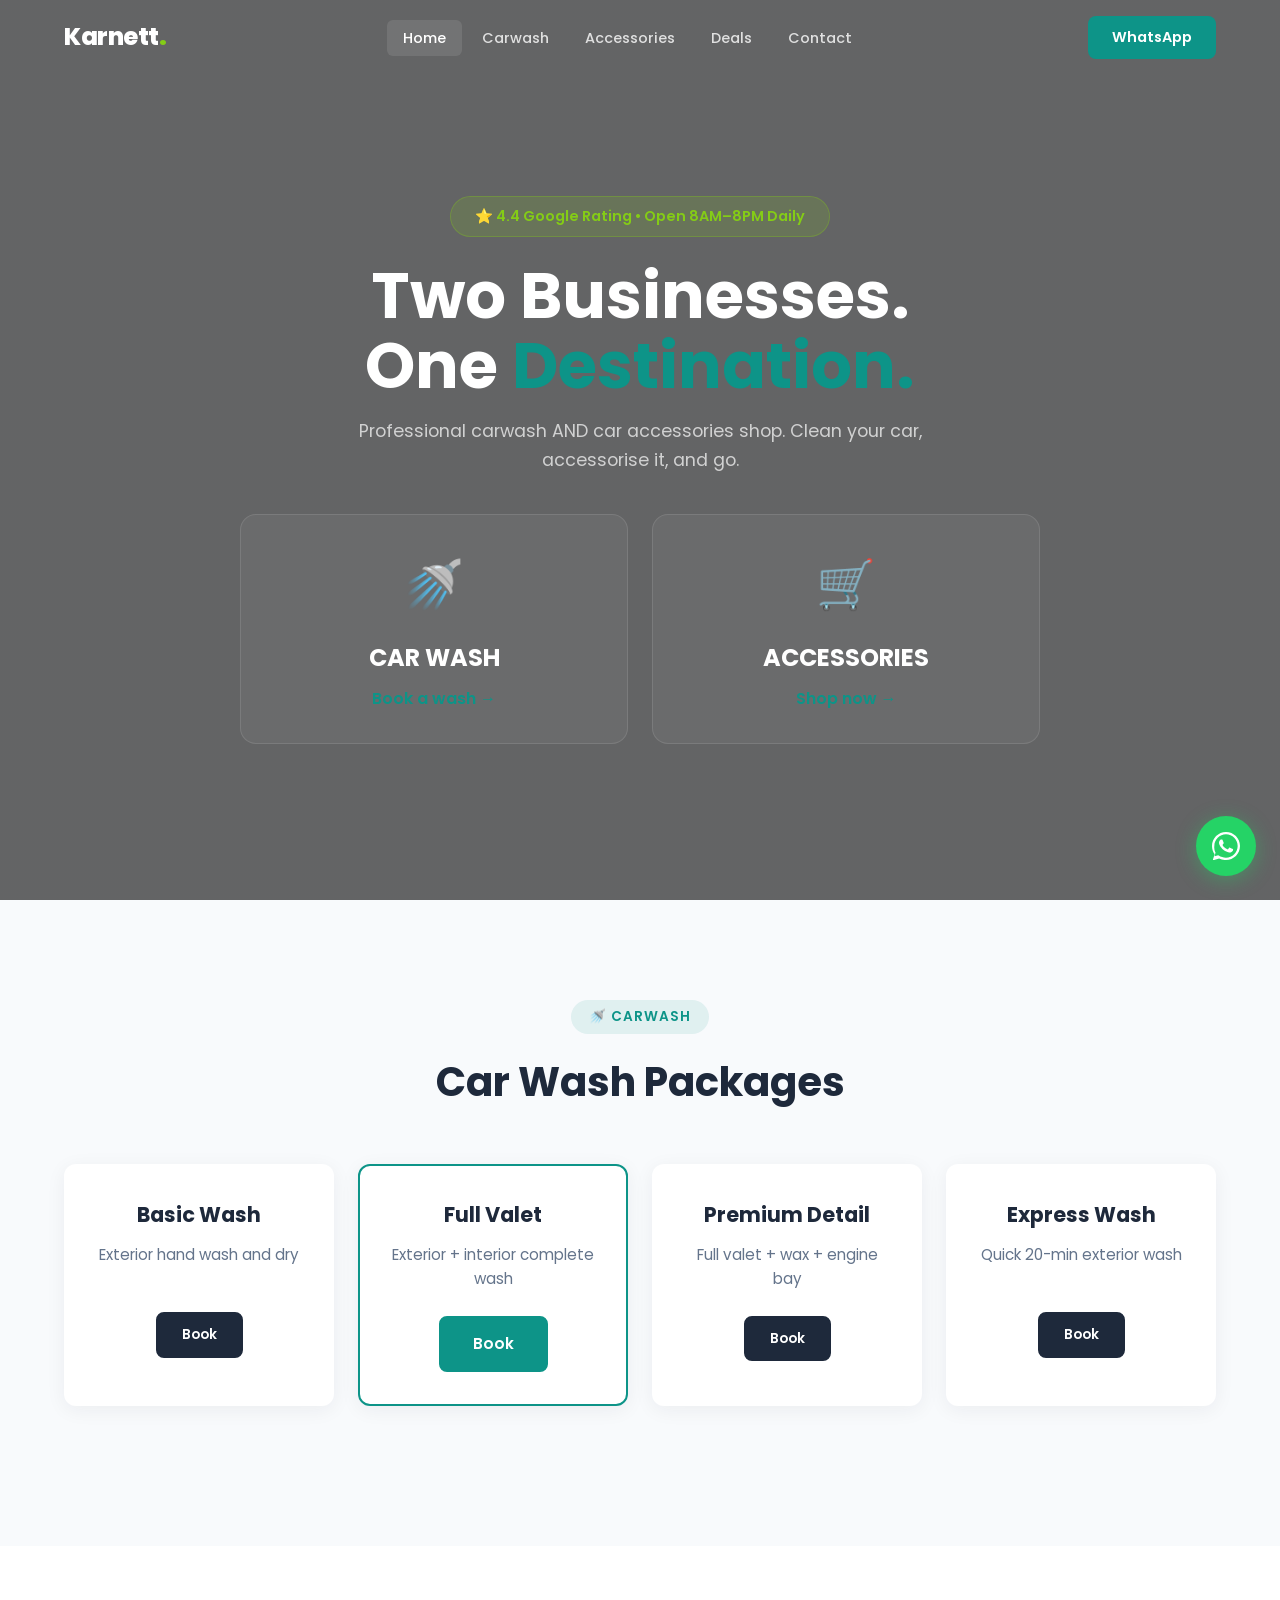
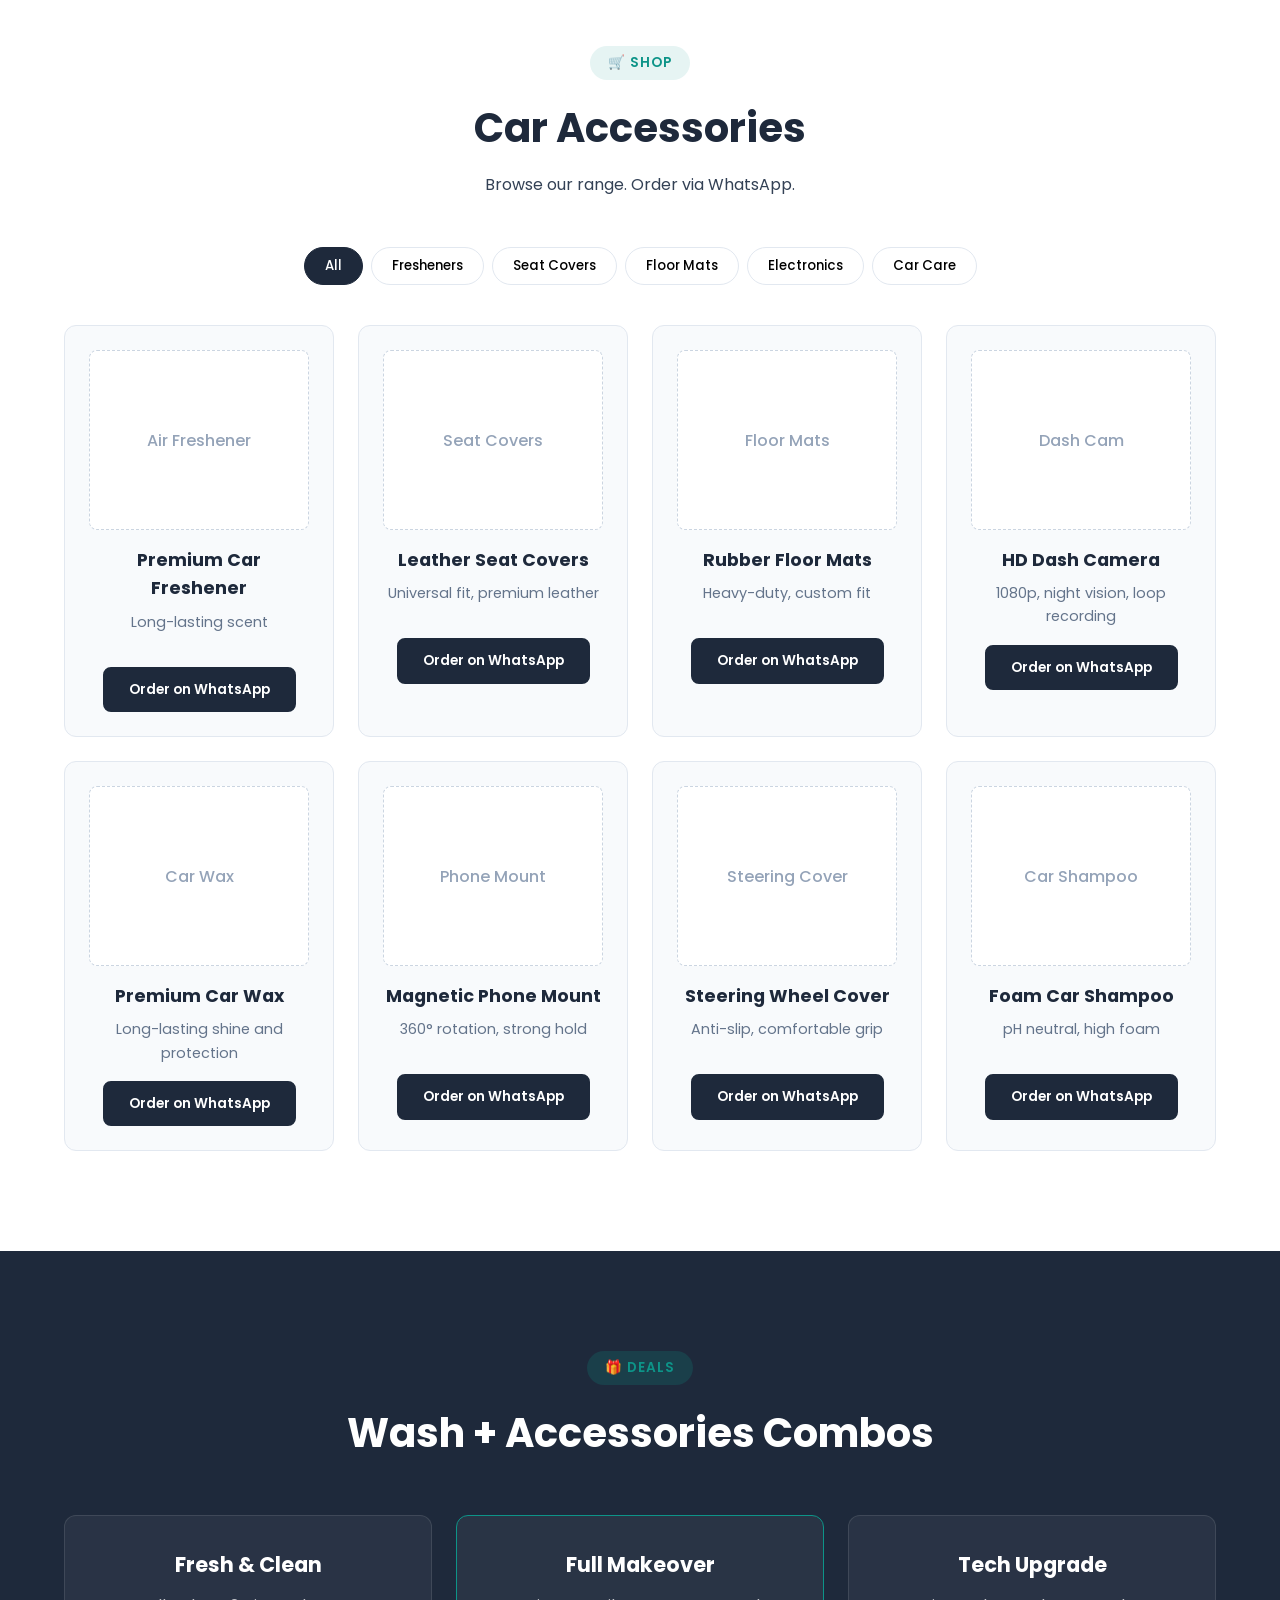
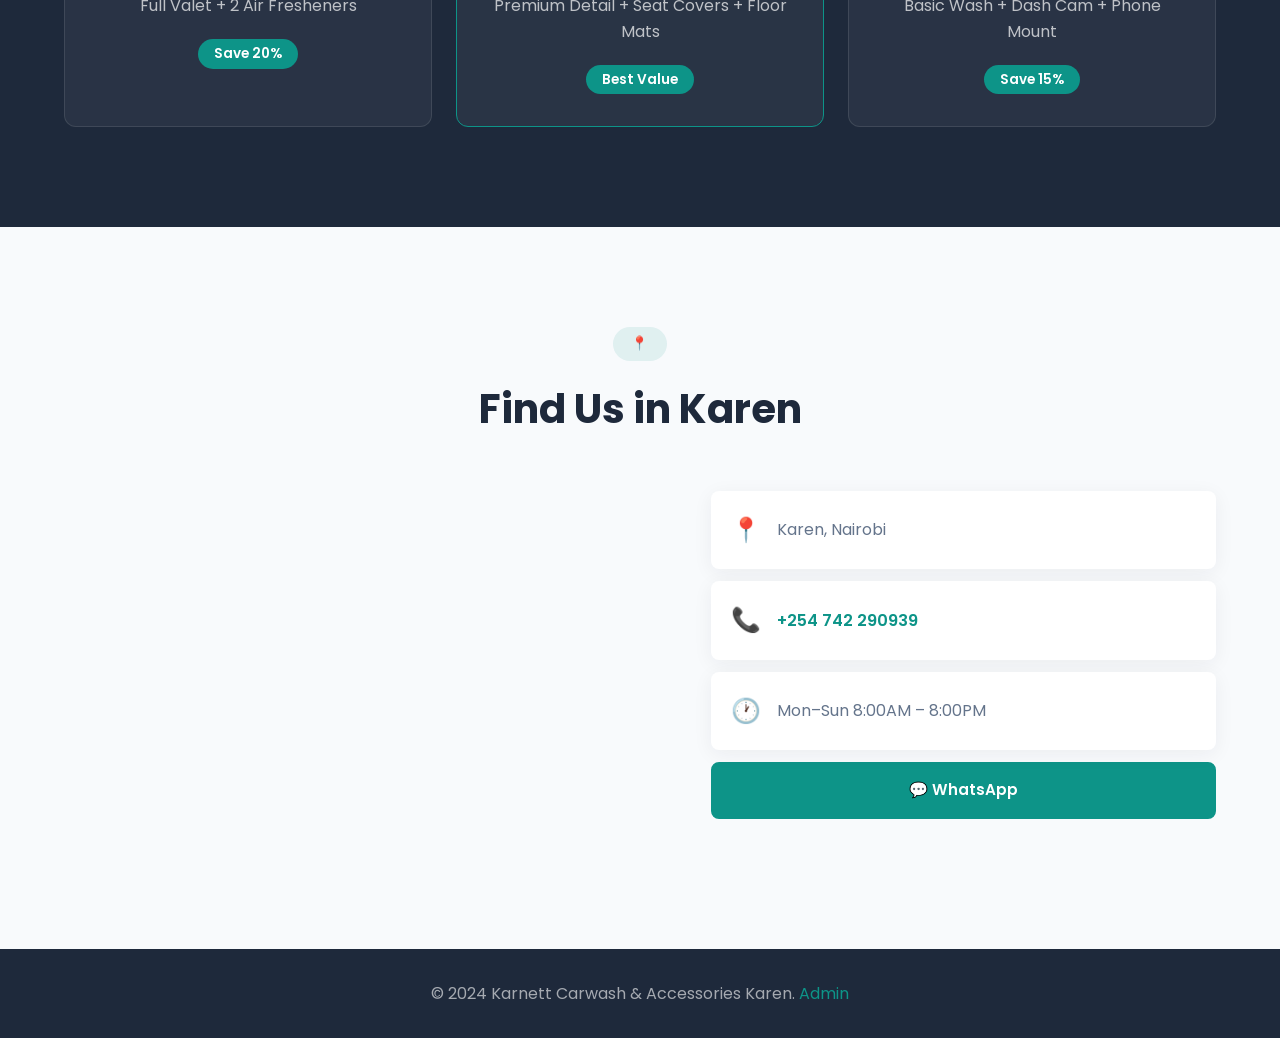
<file: index.html>
<!DOCTYPE html>

<html lang="en">
<head>
<meta charset="utf-8"/><meta content="width=device-width,initial-scale=1.0" name="viewport"/>
<title>Karnett Carwash &amp; Accessories Karen | Car Wash + Car Accessories Nairobi</title>
<meta content="Full-service carwash and car accessories in Karen. Seat covers, mats, dash cams, car care. Open 8AM–8PM daily. Call +254 742 290939." name="description"/>
<link href="https://fonts.googleapis.com/css2?family=Poppins:wght@300;400;500;600;700;800&amp;display=swap" rel="stylesheet"/>
<link href="style.css" rel="stylesheet"/>
</head>
<body>
<nav class="navbar" id="navbar"><div class="nav-container">
<a class="nav-logo" href="#home">Karnett<span class="accent">.</span></a>
<ul class="nav-links" id="navLinks"><li><a class="nav-link active" href="#home">Home</a></li><li><a class="nav-link" href="#carwash">Carwash</a></li><li><a class="nav-link" href="#shop">Accessories</a></li><li><a class="nav-link" href="#deals">Deals</a></li><li><a class="nav-link" href="#contact">Contact</a></li></ul>
<a class="nav-cta" href="https://wa.me/254742290939" target="_blank">WhatsApp</a>
<button class="hamburger" id="hamburger"><span></span><span></span><span></span></button>
</div></nav>
<section class="hero" id="home" style=" background-image: linear-gradient(rgba(0,0,0,0.6), rgba(0,0,0,0.6)), url('https://loremflickr.com/1200/800/premium,car,interior?lock=100') !important; background-size: cover !important; background-position: center !important;">
<div class="hero-content">
<div class="hero-badge">⭐ 4.4 Google Rating • Open 8AM–8PM Daily</div>
<h1>Two Businesses.<br/>One <span class="accent">Destination.</span></h1>
<p class="hero-sub">Professional carwash AND car accessories shop. Clean your car, accessorise it, and go.</p>
<div class="hero-split">
<a class="split-card wash" href="#carwash"><span class="split-icon">🚿</span><h3>CAR WASH</h3><p>Book a wash →</p></a>
<a class="split-card shop" href="#shop"><span class="split-icon">🛒</span><h3>ACCESSORIES</h3><p>Shop now →</p></a>
</div>
</div>
</section>
<section class="section" id="carwash">
<div class="container"><div class="section-header"><span class="tag">🚿 Carwash</span><h2>Car Wash Packages</h2></div>
<div class="pkg-grid">
<div class="pkg"><h3>Basic Wash</h3><p>Exterior hand wash and dry</p><a class="btn btn-small" href="#" onclick="bookWash('Basic Wash');return false">Book</a></div>
<div class="pkg featured"><h3>Full Valet</h3><p>Exterior + interior complete wash</p><a class="btn btn-primary" href="#" onclick="bookWash('Full Valet');return false">Book</a></div>
<div class="pkg"><h3>Premium Detail</h3><p>Full valet + wax + engine bay</p><a class="btn btn-small" href="#" onclick="bookWash('Premium Detailing');return false">Book</a></div>
<div class="pkg"><h3>Express Wash</h3><p>Quick 20-min exterior wash</p><a class="btn btn-small" href="#" onclick="bookWash('Express Wash');return false">Book</a></div>
</div>
<div class="book-form-wrap" id="washBooking" style="display:none">
<h3>Book Carwash</h3>
<form id="washForm">
<div class="form-row"><div class="form-group"><label>Name *</label><input name="name" required="" type="text"/></div><div class="form-group"><label>Phone *</label><input name="phone" required="" type="tel"/></div></div>
<div class="form-row"><div class="form-group"><label>Car</label><input name="car" type="text"/></div><div class="form-group"><label>Package</label><input id="washSvc" name="service" readonly="" type="text"/></div></div>
<div class="form-row"><div class="form-group"><label>Date</label><input name="date" type="date"/></div><div class="form-group"><label>Time</label><input name="time" type="time"/></div></div>
<button class="btn btn-primary btn-full" type="submit">Book Now</button>
</form>
</div></div>
</section>
<section class="section shop-section" id="shop">
<div class="container"><div class="section-header"><span class="tag">🛒 Shop</span><h2>Car Accessories</h2><p>Browse our range. Order via WhatsApp.</p></div>
<div class="cat-filter" id="catFilter">
<button class="cat-btn active" data-cat="all">All</button>
<button class="cat-btn" data-cat="fresheners">Fresheners</button>
<button class="cat-btn" data-cat="covers">Seat Covers</button>
<button class="cat-btn" data-cat="mats">Floor Mats</button>
<button class="cat-btn" data-cat="electronics">Electronics</button>
<button class="cat-btn" data-cat="care">Car Care</button>
</div>
<div class="products-grid" id="productsGrid">
<div class="product" data-cat="fresheners"><div class="product-img">Air Freshener</div><h4>Premium Car Freshener</h4><p>Long-lasting scent</p><a class="btn btn-small" href="https://wa.me/254742290939?text=Hi%2C%20I'm%20interested%20in%20Premium%20Car%20Freshener" target="_blank">Order on WhatsApp</a></div>
<div class="product" data-cat="covers"><div class="product-img">Seat Covers</div><h4>Leather Seat Covers</h4><p>Universal fit, premium leather</p><a class="btn btn-small" href="https://wa.me/254742290939?text=Hi%2C%20I'm%20interested%20in%20Leather%20Seat%20Covers" target="_blank">Order on WhatsApp</a></div>
<div class="product" data-cat="mats"><div class="product-img">Floor Mats</div><h4>Rubber Floor Mats</h4><p>Heavy-duty, custom fit</p><a class="btn btn-small" href="https://wa.me/254742290939?text=Hi%2C%20I'm%20interested%20in%20Rubber%20Floor%20Mats" target="_blank">Order on WhatsApp</a></div>
<div class="product" data-cat="electronics"><div class="product-img">Dash Cam</div><h4>HD Dash Camera</h4><p>1080p, night vision, loop recording</p><a class="btn btn-small" href="https://wa.me/254742290939?text=Hi%2C%20I'm%20interested%20in%20HD%20Dash%20Camera" target="_blank">Order on WhatsApp</a></div>
<div class="product" data-cat="care"><div class="product-img">Car Wax</div><h4>Premium Car Wax</h4><p>Long-lasting shine and protection</p><a class="btn btn-small" href="https://wa.me/254742290939?text=Hi%2C%20I'm%20interested%20in%20Premium%20Car%20Wax" target="_blank">Order on WhatsApp</a></div>
<div class="product" data-cat="electronics"><div class="product-img">Phone Mount</div><h4>Magnetic Phone Mount</h4><p>360° rotation, strong hold</p><a class="btn btn-small" href="https://wa.me/254742290939?text=Hi%2C%20I'm%20interested%20in%20Phone%20Mount" target="_blank">Order on WhatsApp</a></div>
<div class="product" data-cat="covers"><div class="product-img">Steering Cover</div><h4>Steering Wheel Cover</h4><p>Anti-slip, comfortable grip</p><a class="btn btn-small" href="https://wa.me/254742290939?text=Hi%2C%20I'm%20interested%20in%20Steering%20Cover" target="_blank">Order on WhatsApp</a></div>
<div class="product" data-cat="care"><div class="product-img">Car Shampoo</div><h4>Foam Car Shampoo</h4><p>pH neutral, high foam</p><a class="btn btn-small" href="https://wa.me/254742290939?text=Hi%2C%20I'm%20interested%20in%20Car%20Shampoo" target="_blank">Order on WhatsApp</a></div>
</div></div>
</section>
<section class="section deals-section" id="deals">
<div class="container"><div class="section-header light"><span class="tag">🎁 Deals</span><h2>Wash + Accessories Combos</h2></div>
<div class="deals-grid">
<div class="deal"><h3>Fresh &amp; Clean</h3><p>Full Valet + 2 Air Fresheners</p><span class="deal-save">Save 20%</span></div>
<div class="deal featured"><h3>Full Makeover</h3><p>Premium Detail + Seat Covers + Floor Mats</p><span class="deal-save">Best Value</span></div>
<div class="deal"><h3>Tech Upgrade</h3><p>Basic Wash + Dash Cam + Phone Mount</p><span class="deal-save">Save 15%</span></div>
</div></div>
</section>
<section class="section" id="contact">
<div class="container"><div class="section-header"><span class="tag">📍</span><h2>Find Us in Karen</h2></div>
<div class="contact-grid">
<div class="map"><iframe height="350" loading="lazy" src="https://www.google.com/maps/embed?pb=!1m18!1m12!1m3!1d15955!2d36.7!3d-1.32" style="border:0;border-radius:12px" width="100%"></iframe></div>
<div class="contact-info">
<div class="ci"><h4>📍</h4><p>Karen, Nairobi</p></div>
<div class="ci"><h4>📞</h4><p><a href="tel:+254742290939">+254 742 290939</a></p></div>
<div class="ci"><h4>🕐</h4><p>Mon–Sun 8:00AM – 8:00PM</p></div>
<a class="btn btn-primary btn-full" href="https://wa.me/254742290939" target="_blank">💬 WhatsApp</a>
</div>
</div></div>
</section>
<footer class="footer"><div class="container"><p>© 2024 Karnett Carwash &amp; Accessories Karen. <a href="admin.html">Admin</a></p></div></footer>
<a class="whatsapp-float" href="https://wa.me/254742290939" target="_blank"><svg fill="white" height="28" viewbox="0 0 24 24" width="28"><path d="M17.472 14.382c-.297-.149-1.758-.867-2.03-.967-.273-.099-.471-.148-.67.15-.197.297-.767.966-.94 1.164-.173.199-.347.223-.644.075-.297-.15-1.255-.463-2.39-1.475-.883-.788-1.48-1.761-1.653-2.059-.173-.297-.018-.458.13-.606.134-.133.298-.347.446-.52.149-.174.198-.298.298-.497.099-.198.05-.371-.025-.52-.075-.149-.669-1.612-.916-2.207-.242-.579-.487-.5-.669-.51-.173-.008-.371-.01-.57-.01-.198 0-.52.074-.792.372-.272.297-1.04 1.016-1.04 2.479 0 1.462 1.065 2.875 1.213 3.074.149.198 2.096 3.2 5.077 4.487.709.306 1.262.489 1.694.625.712.227 1.36.195 1.871.118.571-.085 1.758-.719 2.006-1.413.248-.694.248-1.289.173-1.413-.074-.124-.272-.198-.57-.347z"></path><path d="M12 0C5.373 0 0 5.373 0 12c0 2.625.846 5.059 2.284 7.034L.789 23.492a.5.5 0 00.612.638l4.685-1.367A11.934 11.934 0 0012 24c6.627 0 12-5.373 12-12S18.627 0 12 0zm0 22c-2.319 0-4.476-.678-6.293-1.843l-.44-.282-3.065.894.826-3.14-.293-.454A9.958 9.958 0 012 12C2 6.486 6.486 2 12 2s10 4.486 10 10-4.486 10-10 10z"></path></svg></a>
<div class="toast" id="toast"></div>
<script src="script.js"></script>
</body></html>
</file>
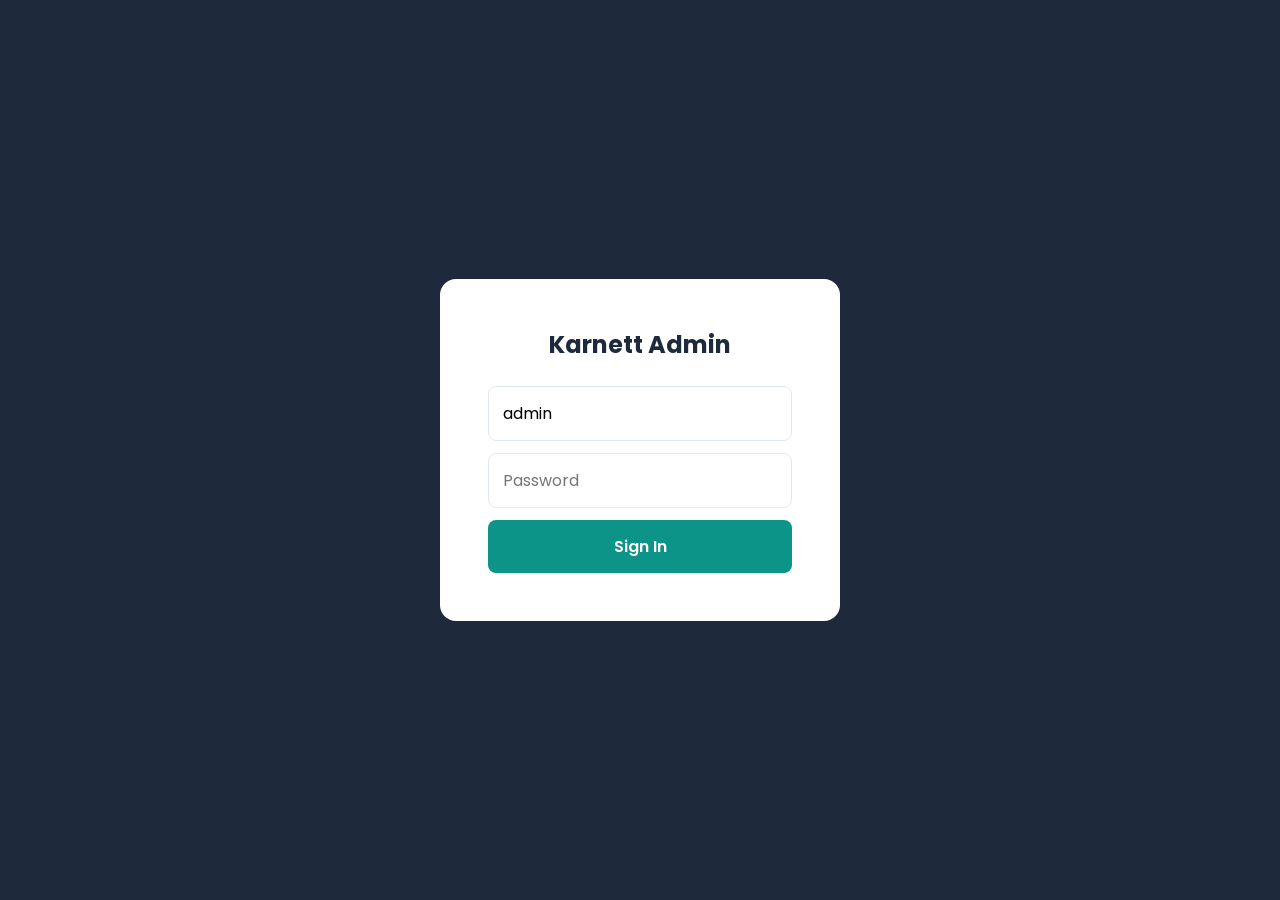
<file: admin.html>
<!DOCTYPE html><html lang="en"><head><meta charset="UTF-8"><meta name="viewport" content="width=device-width,initial-scale=1.0"><title>Karnett Admin</title>
<link href="https://fonts.googleapis.com/css2?family=Poppins:wght@400;600;700&display=swap" rel="stylesheet">
<style>*{margin:0;padding:0;box-sizing:border-box}body{font-family:'Poppins',sans-serif;background:#F8FAFC}h1,h2{font-weight:700}
.login{min-height:100vh;display:flex;align-items:center;justify-content:center;background:#1E293B}.lb{background:white;padding:48px;border-radius:16px;max-width:400px;width:100%;text-align:center}.lb h2{color:#1E293B;margin-bottom:24px}.lb input{width:100%;padding:14px;border:1px solid #e2e8f0;border-radius:8px;margin-bottom:12px;font-size:1rem;font-family:'Poppins',sans-serif}.lb button{width:100%;padding:14px;background:#0D9488;color:white;border:none;border-radius:8px;font-weight:600;cursor:pointer;font-size:1rem;font-family:'Poppins',sans-serif}
.dash{display:none}.dh{background:#1E293B;color:white;padding:20px 32px;display:flex;justify-content:space-between;align-items:center;flex-wrap:wrap;gap:12px}.dh h1{font-size:1.4rem}.dh button,.dh a{padding:8px 20px;border-radius:8px;border:none;cursor:pointer;font-weight:600;font-size:0.9rem;color:white;background:rgba(255,255,255,0.1);text-decoration:none}.be{background:#0D9488!important}
.stats{display:grid;grid-template-columns:repeat(3,1fr);gap:20px;padding:24px 32px}.sc{background:white;padding:24px;border-radius:12px;box-shadow:0 2px 8px rgba(0,0,0,0.06)}.sl{font-size:0.85rem;color:#64748b;text-transform:uppercase;font-weight:600}.sv{font-size:2.5rem;font-weight:700;margin-top:4px}
.tw{padding:0 32px 32px;overflow-x:auto}table{width:100%;border-collapse:collapse;background:white;border-radius:12px;overflow:hidden}th{background:#1E293B;color:white;padding:14px 16px;text-align:left;font-size:0.85rem}td{padding:12px 16px;border-bottom:1px solid #f1f5f9;font-size:0.9rem}
select.st{padding:6px 10px;border:1px solid #e2e8f0;border-radius:6px;font-family:'Poppins',sans-serif}.del{background:none;border:none;color:#ef4444;cursor:pointer;font-size:1.1rem}
@media(max-width:768px){.stats{grid-template-columns:1fr}}</style></head>
<body>
<div class="login" id="ls"><div class="lb"><h2>Karnett Admin</h2><input type="text" id="u" value="admin"><input type="password" id="p" placeholder="Password"><button onclick="login()">Sign In</button></div></div>
<div class="dash" id="dash">
<div class="dh"><h1>🛒 Karnett Dashboard</h1><div><button class="be" onclick="exp()">📥 CSV</button> <a href="index.html">← Site</a> <button onclick="logout()">Logout</button></div></div>
<div class="stats"><div class="sc"><div class="sl">Total</div><div class="sv" id="st" style="color:#0D9488">0</div></div><div class="sc"><div class="sl">New</div><div class="sv" id="sn" style="color:#84CC16">0</div></div><div class="sc"><div class="sl">Done</div><div class="sv" id="sd" style="color:#64748b">0</div></div></div>
<div class="tw"><table><thead><tr><th>Date</th><th>Name</th><th>Phone</th><th>Car</th><th>Service</th><th>Pref Date</th><th>Status</th><th></th></tr></thead><tbody id="tb"></tbody></table></div></div>
<script>
const K='karnett_bookings';if(sessionStorage.getItem('karn_admin')==='true')showD();
function login(){if(document.getElementById('u').value==='admin'&&document.getElementById('p').value==='admin123'){sessionStorage.setItem('karn_admin','true');showD()}else alert('Invalid')}
function logout(){sessionStorage.removeItem('karn_admin');location.reload()}
function showD(){document.getElementById('ls').style.display='none';document.getElementById('dash').style.display='block';render()}
function gd(){return JSON.parse(localStorage.getItem(K)||'[]').sort((a,b)=>new Date(b.submittedAt)-new Date(a.submittedAt))}
function sv(d){localStorage.setItem(K,JSON.stringify(d))}
function render(){const d=gd();document.getElementById('st').textContent=d.length;document.getElementById('sn').textContent=d.filter(x=>x.status==='New').length;document.getElementById('sd').textContent=d.filter(x=>x.status==='Completed').length;
document.getElementById('tb').innerHTML=d.map(i=>`<tr><td>${new Date(i.submittedAt).toLocaleDateString('en-GB')}</td><td><b>${i.name||'—'}</b></td><td>${i.phone||'—'}</td><td>${i.car||'—'}</td><td>${i.service||'—'}</td><td>${i.date||'—'}</td><td><select class="st" onchange="upd(${i.id},this.value)">${['New','Contacted','Completed'].map(s=>`<option ${i.status===s?'selected':''}>${s}</option>`).join('')}</select></td><td><button class="del" onclick="del(${i.id})">🗑</button></td></tr>`).join('')}
function upd(id,s){const d=gd();const i=d.find(x=>x.id===id);if(i){i.status=s;sv(d);render()}}
function del(id){if(!confirm('Delete?'))return;sv(gd().filter(x=>x.id!==id));render()}
function exp(){const d=gd();if(!d.length)return alert('No data');const h=['Date','Name','Phone','Car','Service','Pref Date','Status'];const r=d.map(i=>[new Date(i.submittedAt).toLocaleDateString(),i.name,i.phone,i.car,i.service,i.date,i.status]);const c=[h,...r].map(r=>r.map(c=>`"${(c||'').replace(/"/g,'""')}"`).join(',')).join('\n');const b=new Blob([c],{type:'text/csv'});const a=document.createElement('a');a.href=URL.createObjectURL(b);a.download='karnett_bookings.csv';a.click()}
document.getElementById('p').addEventListener('keydown',e=>{if(e.key==='Enter')login()});
</script></body></html>
</file>
<file: style.css>
/* Karnett Carwash & Accessories — Slate #1E293B | Teal #0D9488 | Lime #84CC16 */
*,*::before,*::after{margin:0;padding:0;box-sizing:border-box}
:root{--primary:#1E293B;--primary-light:#334155;--accent:#0D9488;--accent-hover:#0f766e;--lime:#84CC16;--bg:#F8FAFC;--white:#fff;--text:#334155;--text-light:#64748b;--shadow:0 4px 20px rgba(30,41,59,0.06);--shadow-lg:0 12px 40px rgba(30,41,59,0.1);--radius:12px;--transition:0.3s ease}
html{scroll-behavior:smooth}body{font-family:'Poppins',sans-serif;background:var(--bg);color:var(--text);line-height:1.6;overflow-x:hidden}
h1,h2,h3,h4{font-weight:700;color:var(--primary)}
.container{max-width:1200px;margin:0 auto;padding:0 24px}a{text-decoration:none;color:inherit;transition:var(--transition)}

.btn{display:inline-flex;align-items:center;gap:8px;padding:14px 32px;border-radius:8px;font-weight:600;font-size:0.95rem;border:2px solid transparent;cursor:pointer;transition:var(--transition)}
.btn-primary{background:var(--accent);color:var(--white);border-color:var(--accent)}.btn-primary:hover{background:var(--accent-hover);transform:translateY(-2px);box-shadow:0 8px 24px rgba(13,148,136,0.3)}
.btn-outline{background:transparent;color:var(--white);border-color:rgba(255,255,255,0.4)}.btn-outline:hover{border-color:var(--white);background:rgba(255,255,255,0.1)}
.btn-small{padding:10px 24px;font-size:0.85rem;background:var(--primary);color:var(--white);border-color:var(--primary)}.btn-small:hover{background:var(--primary-light)}
.btn-full{width:100%;justify-content:center}

.navbar{position:fixed;top:0;left:0;right:0;z-index:1000;padding:16px 0;transition:var(--transition)}.navbar.scrolled{background:rgba(30,41,59,0.98);backdrop-filter:blur(10px);padding:10px 0}
.nav-container{max-width:1200px;margin:0 auto;padding:0 24px;display:flex;align-items:center;justify-content:space-between}
.nav-logo{font-size:1.5rem;font-weight:800;color:var(--white);letter-spacing:-0.5px}.nav-logo .accent{color:var(--lime)}
.nav-links{display:flex;list-style:none;gap:4px}.nav-link{padding:8px 16px;color:rgba(255,255,255,0.8);font-size:0.9rem;font-weight:500;border-radius:6px}.nav-link:hover,.nav-link.active{color:var(--white);background:rgba(255,255,255,0.1)}
.nav-cta{padding:10px 24px;background:var(--accent);color:var(--white);border-radius:8px;font-weight:600;font-size:0.9rem}
.hamburger{display:none;background:none;border:none;cursor:pointer;padding:8px}.hamburger span{display:block;width:24px;height:2px;background:white;margin:5px 0;transition:var(--transition)}

.hero{min-height:100vh;display:flex;align-items:center;justify-content:center;text-align:center;background:linear-gradient(135deg,#1E293B,#0f172a);padding:120px 24px 80px;position:relative}
.hero-content{position:relative;z-index:2;max-width:800px;width:100%}
.hero-badge{display:inline-block;padding:8px 24px;border-radius:50px;background:rgba(132,204,22,0.15);border:1px solid rgba(132,204,22,0.3);color:var(--lime);font-size:0.9rem;font-weight:600;margin-bottom:24px}
.hero h1{font-size:clamp(2.5rem,5vw,4.5rem);color:var(--white);margin-bottom:16px;line-height:1.1}.accent{color:var(--accent)}
.hero-sub{font-size:1.1rem;color:rgba(255,255,255,0.7);margin-bottom:40px;max-width:600px;margin-left:auto;margin-right:auto}
.hero-split{display:grid;grid-template-columns:1fr 1fr;gap:24px}
.split-card{background:rgba(255,255,255,0.05);border:1px solid rgba(255,255,255,0.1);padding:32px;border-radius:16px;color:var(--white);transition:var(--transition);text-align:center}
.split-card:hover{transform:translateY(-8px);background:rgba(255,255,255,0.1);border-color:var(--accent)}.split-icon{font-size:3rem;display:block;margin-bottom:16px}
.split-card h3{color:var(--white);font-size:1.5rem;margin-bottom:8px}.split-card p{color:var(--accent);font-weight:600}

.section{padding:100px 0}.section-header{text-align:center;margin-bottom:50px}
.tag{display:inline-block;padding:6px 18px;border-radius:50px;background:rgba(13,148,136,0.1);color:var(--accent);font-size:0.85rem;font-weight:600;text-transform:uppercase;letter-spacing:1px;margin-bottom:16px}
.section-header h2{font-size:clamp(1.8rem,4vw,2.5rem);margin-bottom:12px}.section-header.light h2{color:var(--white)}.section-header.light .tag{background:rgba(13,148,136,0.2)}

.pkg-grid{display:grid;grid-template-columns:repeat(4,1fr);gap:24px;margin-bottom:40px}
.pkg{background:var(--white);padding:32px;border-radius:var(--radius);box-shadow:var(--shadow);text-align:center;border:2px solid transparent;transition:var(--transition)}
.pkg:hover{transform:translateY(-6px);box-shadow:var(--shadow-lg)}.pkg.featured{border-color:var(--accent);transform:scale(1.05)}.pkg.featured:hover{transform:scale(1.05) translateY(-6px)}
.pkg h3{font-size:1.3rem;margin-bottom:12px}.pkg p{color:var(--text-light);margin-bottom:24px;font-size:0.95rem;min-height:45px}

.book-form-wrap{max-width:700px;margin:0 auto;background:var(--white);padding:40px;border-radius:var(--radius);box-shadow:var(--shadow-lg)}
.book-form-wrap h3{text-align:center;font-size:1.8rem;margin-bottom:24px}
.form-row{display:grid;grid-template-columns:1fr 1fr;gap:16px}.form-group{margin-bottom:16px}
.form-group label{display:block;margin-bottom:6px;font-size:0.9rem;font-weight:600;color:var(--primary)}
.form-group input,.form-group select{width:100%;padding:12px 16px;border:1px solid #e2e8f0;border-radius:8px;font-family:'Poppins',sans-serif;font-size:0.95rem;background:var(--bg)}
.form-group input:focus{outline:none;border-color:var(--accent);box-shadow:0 0 0 3px rgba(13,148,136,0.1)}

.shop-section{background:var(--white)}
.cat-filter{display:flex;gap:8px;justify-content:center;margin-bottom:40px;flex-wrap:wrap}
.cat-btn{padding:8px 20px;border-radius:50px;border:1px solid #e2e8f0;background:transparent;cursor:pointer;font-family:'Poppins',sans-serif;font-weight:500;transition:var(--transition)}
.cat-btn.active,.cat-btn:hover{background:var(--primary);color:var(--white);border-color:var(--primary)}
.products-grid{display:grid;grid-template-columns:repeat(auto-fill,minmax(250px,1fr));gap:24px}
.product{background:var(--bg);border-radius:var(--radius);padding:24px;text-align:center;transition:var(--transition);border:1px solid #e2e8f0}
.product:hover{transform:translateY(-4px);box-shadow:var(--shadow-lg);border-color:var(--accent)}
.product-img{height:180px;background:var(--white);border-radius:8px;margin-bottom:16px;display:flex;align-items:center;justify-content:center;color:#94a3b8;font-weight:500;border:1px dashed #cbd5e1}
.product h4{font-size:1.1rem;margin-bottom:8px}.product p{color:var(--text-light);font-size:0.9rem;margin-bottom:16px;min-height:40px}

.deals-section{background:var(--primary);color:var(--white)}.deals-section h2{color:var(--white)}
.deals-grid{display:grid;grid-template-columns:repeat(3,1fr);gap:24px}
.deal{background:rgba(255,255,255,0.05);border:1px solid rgba(255,255,255,0.1);padding:32px;border-radius:var(--radius);text-align:center;transition:var(--transition)}
.deal:hover{background:rgba(255,255,255,0.1);transform:translateY(-4px)}.deal.featured{border-color:var(--accent)}
.deal h3{color:var(--white);margin-bottom:12px;font-size:1.3rem}.deal p{color:rgba(255,255,255,0.7);margin-bottom:20px}
.deal-save{display:inline-block;padding:4px 16px;background:var(--accent);color:var(--white);border-radius:50px;font-size:0.85rem;font-weight:600}

.contact-grid{display:grid;grid-template-columns:1.2fr 1fr;gap:40px}
.ci{padding:20px;background:var(--white);border-radius:8px;margin-bottom:12px;display:flex;align-items:center;gap:16px;box-shadow:var(--shadow)}
.ci h4{font-size:1.5rem}.ci p{color:var(--text-light)}.ci a{color:var(--accent);font-weight:600}

.footer{background:var(--primary);color:rgba(255,255,255,0.6);padding:32px 0;text-align:center}.footer a{color:var(--accent)}
.whatsapp-float{position:fixed;bottom:24px;right:24px;z-index:999;width:60px;height:60px;border-radius:50%;background:#25D366;display:flex;align-items:center;justify-content:center;box-shadow:0 4px 20px rgba(37,211,102,0.4);animation:pulse 2s infinite}
@keyframes pulse{0%,100%{box-shadow:0 4px 20px rgba(37,211,102,0.4)}50%{box-shadow:0 4px 30px rgba(37,211,102,0.6),0 0 0 10px rgba(37,211,102,0.1)}}
.toast{position:fixed;bottom:100px;left:50%;transform:translateX(-50%) translateY(20px);background:var(--primary);color:var(--white);padding:16px 32px;border-radius:8px;font-weight:600;z-index:3000;opacity:0;transition:var(--transition);pointer-events:none}.toast.show{opacity:1;transform:translateX(-50%) translateY(0)}
.fade-in{opacity:0;transform:translateY(30px);transition:opacity 0.6s ease,transform 0.6s ease}.fade-in.visible{opacity:1;transform:translateY(0)}

@media(max-width:1024px){.pkg-grid{grid-template-columns:1fr 1fr}.deals-grid{grid-template-columns:1fr}.contact-grid{grid-template-columns:1fr}}
@media(max-width:768px){.nav-links{display:none;flex-direction:column;position:absolute;top:100%;left:0;right:0;background:rgba(30,41,59,0.98);padding:16px 24px}.nav-links.active{display:flex}.nav-cta{display:none}.hamburger{display:block}.hero-split{grid-template-columns:1fr}.pkg-grid{grid-template-columns:1fr}.pkg.featured{transform:none}.form-row{grid-template-columns:1fr}.book-form-wrap{padding:24px}}
</file>
